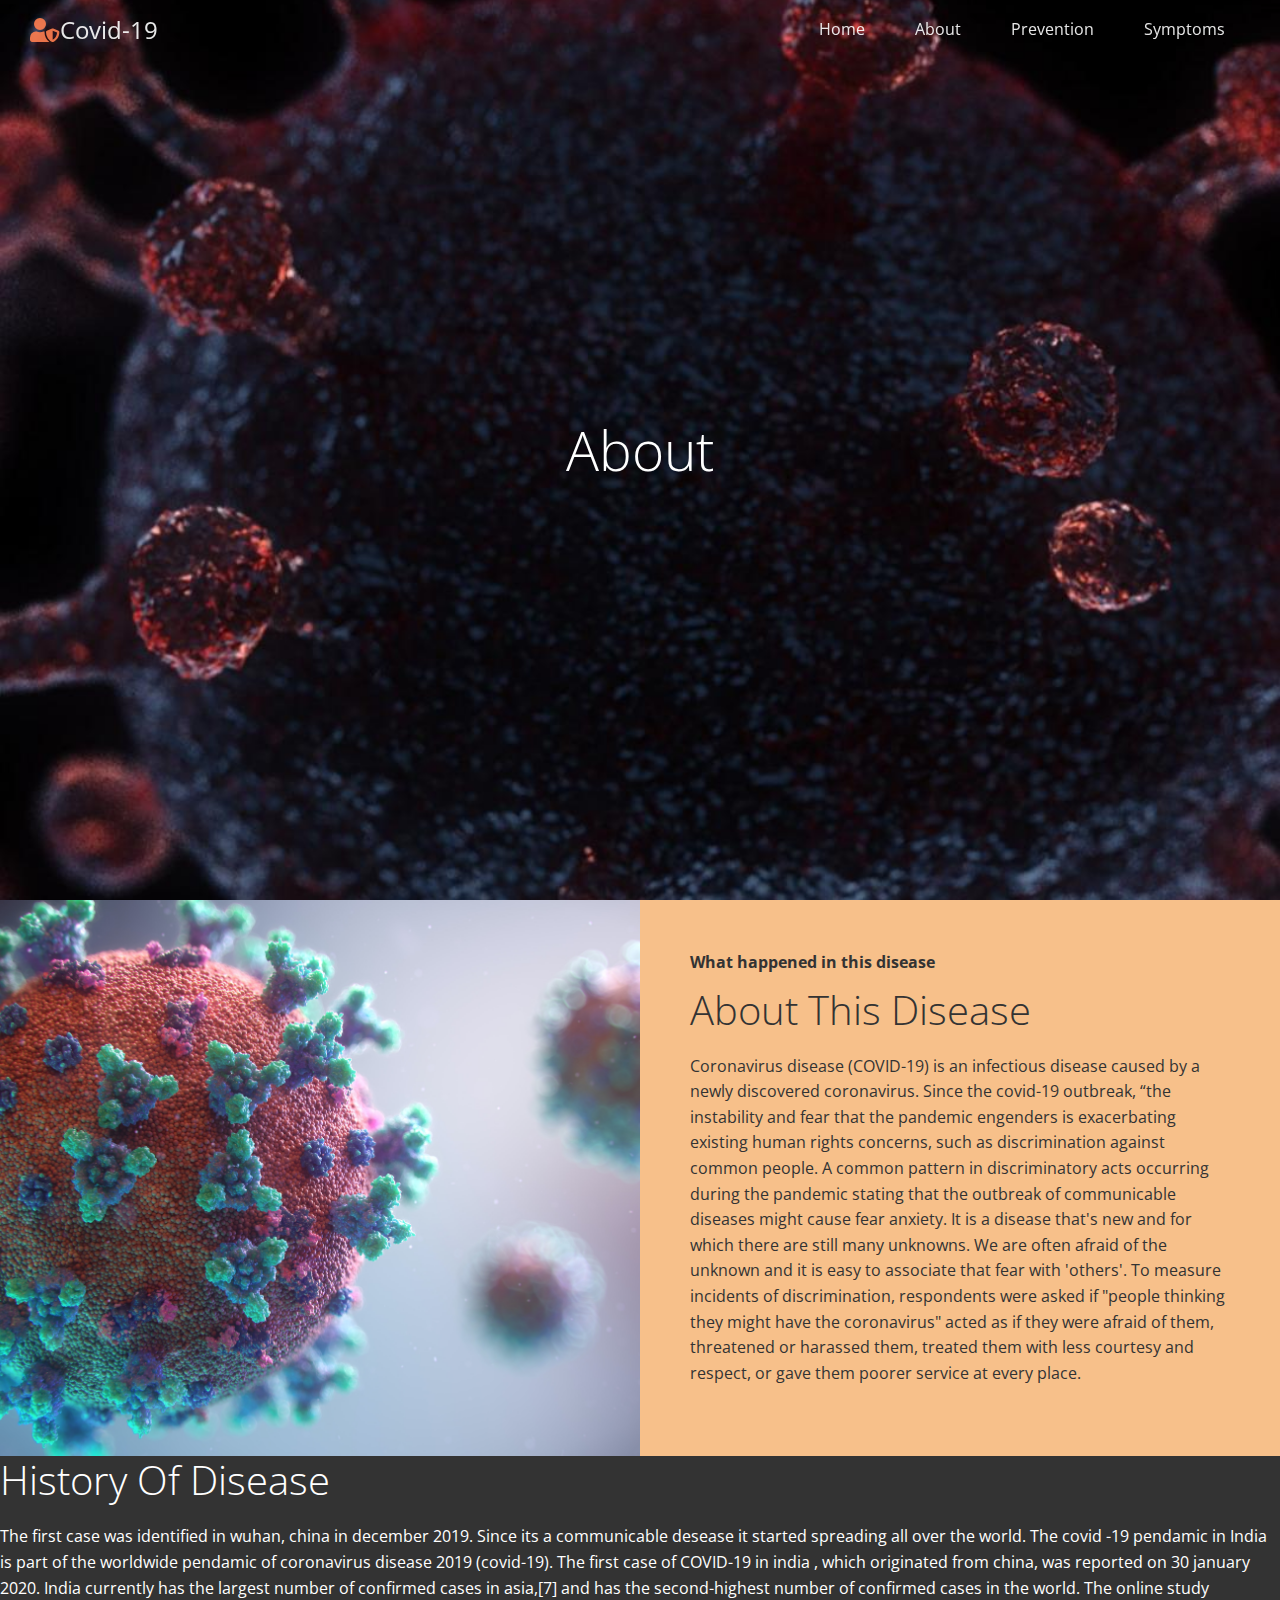
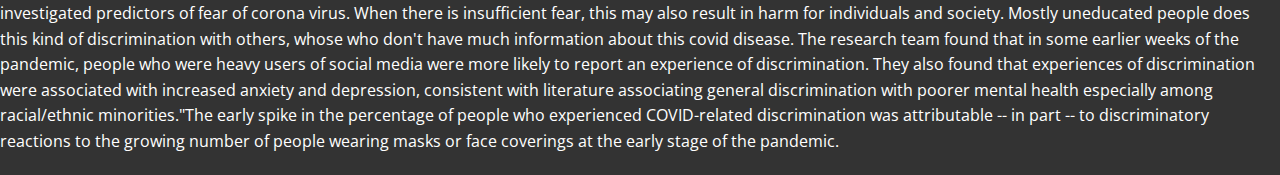
<file: about.html>
<!DOCTYPE html>
<html lang="en">

<head>
    <meta charset="UTF-8">
    <meta name="viewport" content="width=device-width, initial-scale=1.0">
    <link rel="stylesheet" href="https://cdnjs.cloudflare.com/ajax/libs/font-awesome/5.15.1/css/all.min.css">
    <link rel="stylesheet" href="css/utilities.css">
    <link rel="stylesheet" href="css/style.css">
    <title>Read More</title>
</head>

<body id="home">
    <header class="hero about">
        <div id="navbar" class="navbar top">
            <h2 class="logo">
                <span class="text-primary"><i class="fas fa-user-shield"></i></span>Covid-19
            </h2>
            <nav>
                <ul>
                    <li><a href="index.html">Home</a></li>
                    <li><a href="index.html#about">About</a></li>
                    <li><a href="index.html#prevention">Prevention</a></li>
                    <li><a href="index.html#symptoms">Symptoms</a></li>
                </ul>
            </nav>
        </div>
        <div class="content">
            <h1>About</h1>
        </div>
    </header>

    <main>

        <!-- About:Solutions -->
        <section class="solutions flex-columns">
            <div class="row">
                <div class="column">
                    <div class="column-1">
                        <img src="project/virus.jpg" alt="">
                    </div>
                </div>
                <div class="column">
                    <div class="column-2 bg-primary">
                        <h4>What happened in this disease</h4>
                        <h2>About This Disease </h2>
                        <p>Coronavirus disease (COVID-19) is an infectious disease caused by a newly discovered
                            coronavirus. Since the covid-19 outbreak,
                            “the instability and fear that the pandemic
                            engenders is exacerbating existing human rights concerns, such as discrimination
                            against common people. A common pattern in discriminatory acts occurring during the
                            pandemic stating that the outbreak of communicable diseases might cause fear anxiety.
                            It is a disease that's new and for which there are still many unknowns. We are often afraid
                            of the unknown and it is easy to associate that fear with 'others'. To measure incidents
                            of discrimination, respondents were asked if "people thinking they might have the
                            coronavirus" acted as if they were afraid of them, threatened or harassed them, treated
                            them with less courtesy and respect, or gave them poorer service at every place.</p>
                    </div>
                </div>
                <div>
                    <h2>History Of Disease</h2>
                    <p>
                        The first case was identified in wuhan, china in december 2019. Since its a communicable
                        desease it
                        started spreading all over the world. The covid -19 pendamic in India is part of the
                        worldwide pendamic
                        of coronavirus disease 2019 (covid-19). The first case of COVID-19 in india , which
                        originated from china,
                        was reported on 30 january 2020. India currently has the largest number of confirmed cases
                        in asia,[7]
                        and has the second-highest number of confirmed cases in the world. The online study
                        investigated
                        predictors of fear of corona virus. When there is insufficient fear, this may also result in
                        harm for
                        individuals and society. Mostly uneducated people does this kind of discrimination with
                        others, whose
                        who don't have much information about this covid disease. The research team found that in
                        some earlier
                        weeks of the pandemic, people who were heavy users of social media were more likely to
                        report an
                        experience of discrimination. They also found that experiences of discrimination were
                        associated with
                        increased anxiety and depression, consistent with literature associating general
                        discrimination with
                        poorer mental health especially among racial/ethnic minorities."The early spike in the
                        percentage of
                        people who experienced COVID-related discrimination was attributable -- in part -- to
                        discriminatory
                        reactions to the growing number of people wearing masks or face coverings at the early stage
                        of the pandemic.
                    </p>
                </div>
            </div>
        </section>
    </main>
</body>

</html>
</file>
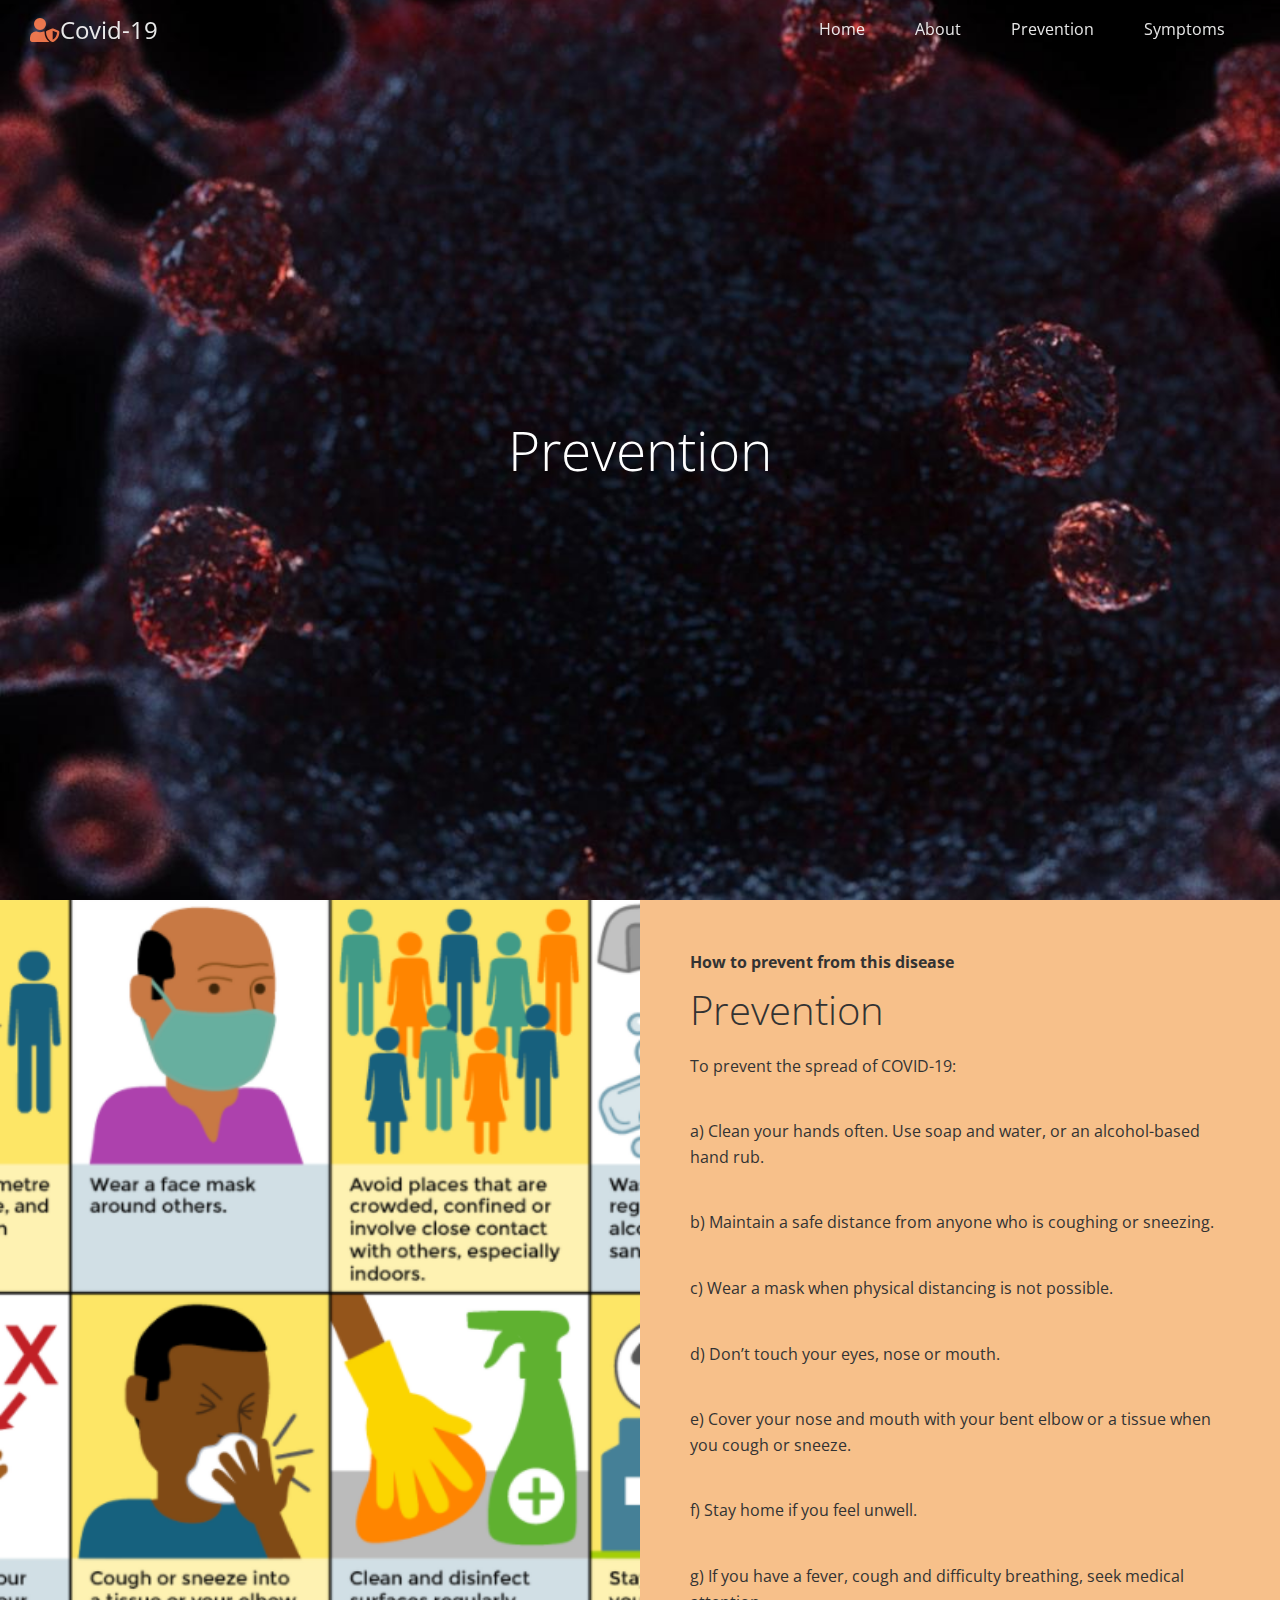
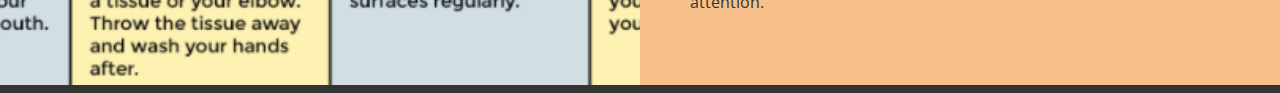
<file: prevention.html>
<!DOCTYPE html>
<html lang="en">

<head>
    <meta charset="UTF-8">
    <meta name="viewport" content="width=device-width, initial-scale=1.0">
    <link rel="stylesheet" href="https://cdnjs.cloudflare.com/ajax/libs/font-awesome/5.15.1/css/all.min.css">
    <link rel="stylesheet" href="css/utilities.css">
    <link rel="stylesheet" href="css/style.css">
    <title>Read More</title>
</head>

<body id="home">
    <header class="hero about">
        <div id="navbar" class="navbar top">
            <h2 class="logo">
                <span class="text-primary"><i class="fas fa-user-shield"></i></span>Covid-19
            </h2>
            <nav>
                <ul>
                    <li><a href="index.html">Home</a></li>
                    <li><a href="index.html#about">About</a></li>
                    <li><a href="index.html#prevention">Prevention</a></li>
                    <li><a href="index.html#symptoms">Symptoms</a></li>
                </ul>
            </nav>
        </div>
        <div class="content">
            <h1>Prevention</h1>
        </div>
    </header>
    <main>

        <!-- Prevention -->
        <section class="solutions flex-columns">
            <div class="row">
                <div class="column">
                    <div class="column-1">
                        <img src="project/prevention.png" alt="">
                    </div>
                </div>
                <div class="column">
                    <div class="column-2 bg-primary">
                        <h4>How to prevent from this disease</h4>
                        <h2>Prevention</h2>

                        <p>To prevent the spread of COVID-19:</p>
                        <p> a) Clean your hands often. Use soap and water, or an alcohol-based hand rub.</p>
                        <p> b) Maintain a safe distance from anyone who is coughing or sneezing.</p>
                        <p> c) Wear a mask when physical distancing is not possible.</p>
                        <p> d) Don’t touch your eyes, nose or mouth.</p>
                        <p> e) Cover your nose and mouth with your bent elbow or a tissue when you cough or sneeze.</p>
                        <p> f) Stay home if you feel unwell.</p>
                        <p> g) If you have a fever, cough and difficulty breathing, seek medical attention.</p>

                    </div>
                </div>
            </div>
        </section>
    </main>
</body>

</html>
</file>
<file: css/utilities.css>
/* Text colors */
.text-primary {
    color:red ;
}

.text-secondary {
    color: #333;
}

/* Flex items */
.flex-items {
    display: flex;
    text-align: center;
    justify-content: center;
    text-align: center;
    height: 100%;
}

.flex-items > div {
    padding: 20px;
}

/* Flex columns */
.flex-columns.flex-reverse .row {
    flex-direction: row-reverse;
}
.flex-columns .row {
    display: flex;
    flex-direction: row;
    flex-wrap: wrap;
    width: 100%;
}

.flex-columns .column {
      display: flex;
      flex-direction: column;
      flex-basis: 100%;
      flex: 1;
}

.flex-columns .column .column-1,
.flex-columns .column .column-2 {
    height: 100%;
}

.flex-columns img {
    width: 100%;
    height: 100%;
    object-fit: cover;
}

.flex-columns .column-2 {
    display: flex;
    flex-direction: column;
    align-items: flex-start;
    justify-content: center;
    padding: 50px;
}

.flex-columns h2 {
    font-size: 40px;
    font-weight: 100;
}

.flex-columns h4 {
    margin-bottom: 10px;
}

.flex-columns p {
    margin: 20px 0;
}
</file>
<file: css/style.css>
@import url('https://fonts.googleapis.com/css2?family=Open+Sans:wght@300;400&display=swap');
* {
    box-sizing: border-box;
    padding: 0;
    margin: 0;
 }
 
 body {
     font-family:'Open Sans',sans-serif ;
     background: #333;
     color: #fff;
     line-height: 1.6;
 }
 
 ul {
     list-style: none;
 }
 
 a {
     color: #333;
     text-decoration: none;
 }

 header h1 {
        font-size: 4rem;
        margin: 1rem;
 }
 
 h1,h2 {
     font-weight: 300;
     line-height: 1.2;
 }
 
 p {
     margin:10px 0;
 }
 
 img {
     width: 100%;
 }

 /* Utility Classes */
.container {
    margin: auto;
    max-width: 1100px;
    overflow: auto;
    padding: 0 20px;
}

.text-primary {
    color: coral;
}

.lead {
    font-size: 20px;
}

.btn {
    display: inline-block ;
    font-size: 18px;
    color: #fff;
    background: #333;
    padding: 13px 20px;
    border: none;
    border-radius:5px;
    cursor: pointer;
}

.btn:hover {
    
    opacity: 0.8;
}

.btn-light {
    background: #ddd;
    color: #333;
}

.bg-dark {
    background: #333;
    color: #fff;

}

.bg-light {
    background: #f4f4f4;
    color: #333;
    
}

.bg-primary {
    background: #f7c08a;
    color: #333;
    

}

 /* Navbar */
.navbar {
    display: flex;
    align-items: center;
    justify-content: space-between;
    background-color: #333;
    color: #fff;
    opacity: 0.9;
    width: 100%;
    height: 60px;
    position: fixed;
    top: 0px;
    padding:0 30px;
    
}

.navbar.top{
    background: transparent;
}

.navbar a {
    color: #fff;
    padding: 10px 20px;
    margin: 0 5px;
}

.navbar a:hover {
    border-bottom: red 2px solid;
}

.navbar ul {
    display: flex;
}

.navbar .logo {
    font-weight: 400;
}


/* Header */
.hero {
    background: url('../project/covid-virus.jpeg') no-repeat center center/cover;
    height: 100vh;
    position: relative;
    columns: #fff;
}

.hero .content {
        display: flex;
        flex-direction: column;
        align-items: center;
        justify-content: center;
        text-align: center;
        height: 100%;
        padding: 0 20px;
}

.hero .content h1 {
   font-size: 55px;
}

.hero .content p {
   font-size: 23px;
   max-width: 600px;
   margin: 20px 0 30px;
}

/* Icons */
.icons {
    padding: 30px;
}

.icon h3 {
    font-weight: bold;
    margin-bottom: 15px;
}

.icons i {
    background-color: coral;
    color: #fff;
    padding: 1rem;
    border-radius: 50%;
    margin-bottom: 10px;
}

.cases img:hover {
    opacity: 0.7;
}

.team img {
    border-radius: 50%;
}

/* Home Info */
#home-info {
    height: 400px;
  }
  
  #home-info .info-img {
    float: left;
    width: 50%;
    background: url('../project/covid-19.jpg') no-repeat center center/cover;
    min-height: 100%;
  }
  
  #home-info .info-content {
    float: right;
    width: 50%;
    height: 100%;
    text-align: center;
    padding: 60px 30px;
    overflow:auto;
  }
  
  #home-info .info-content p {
    padding-bottom: 30px;
  }

  /* Symptoms */
  .symptoms {
      text-align: center;
      padding: 50px;
  }

  /* Prevention */
  .prevention h4 {
      text-align:center;
   }
</file>
